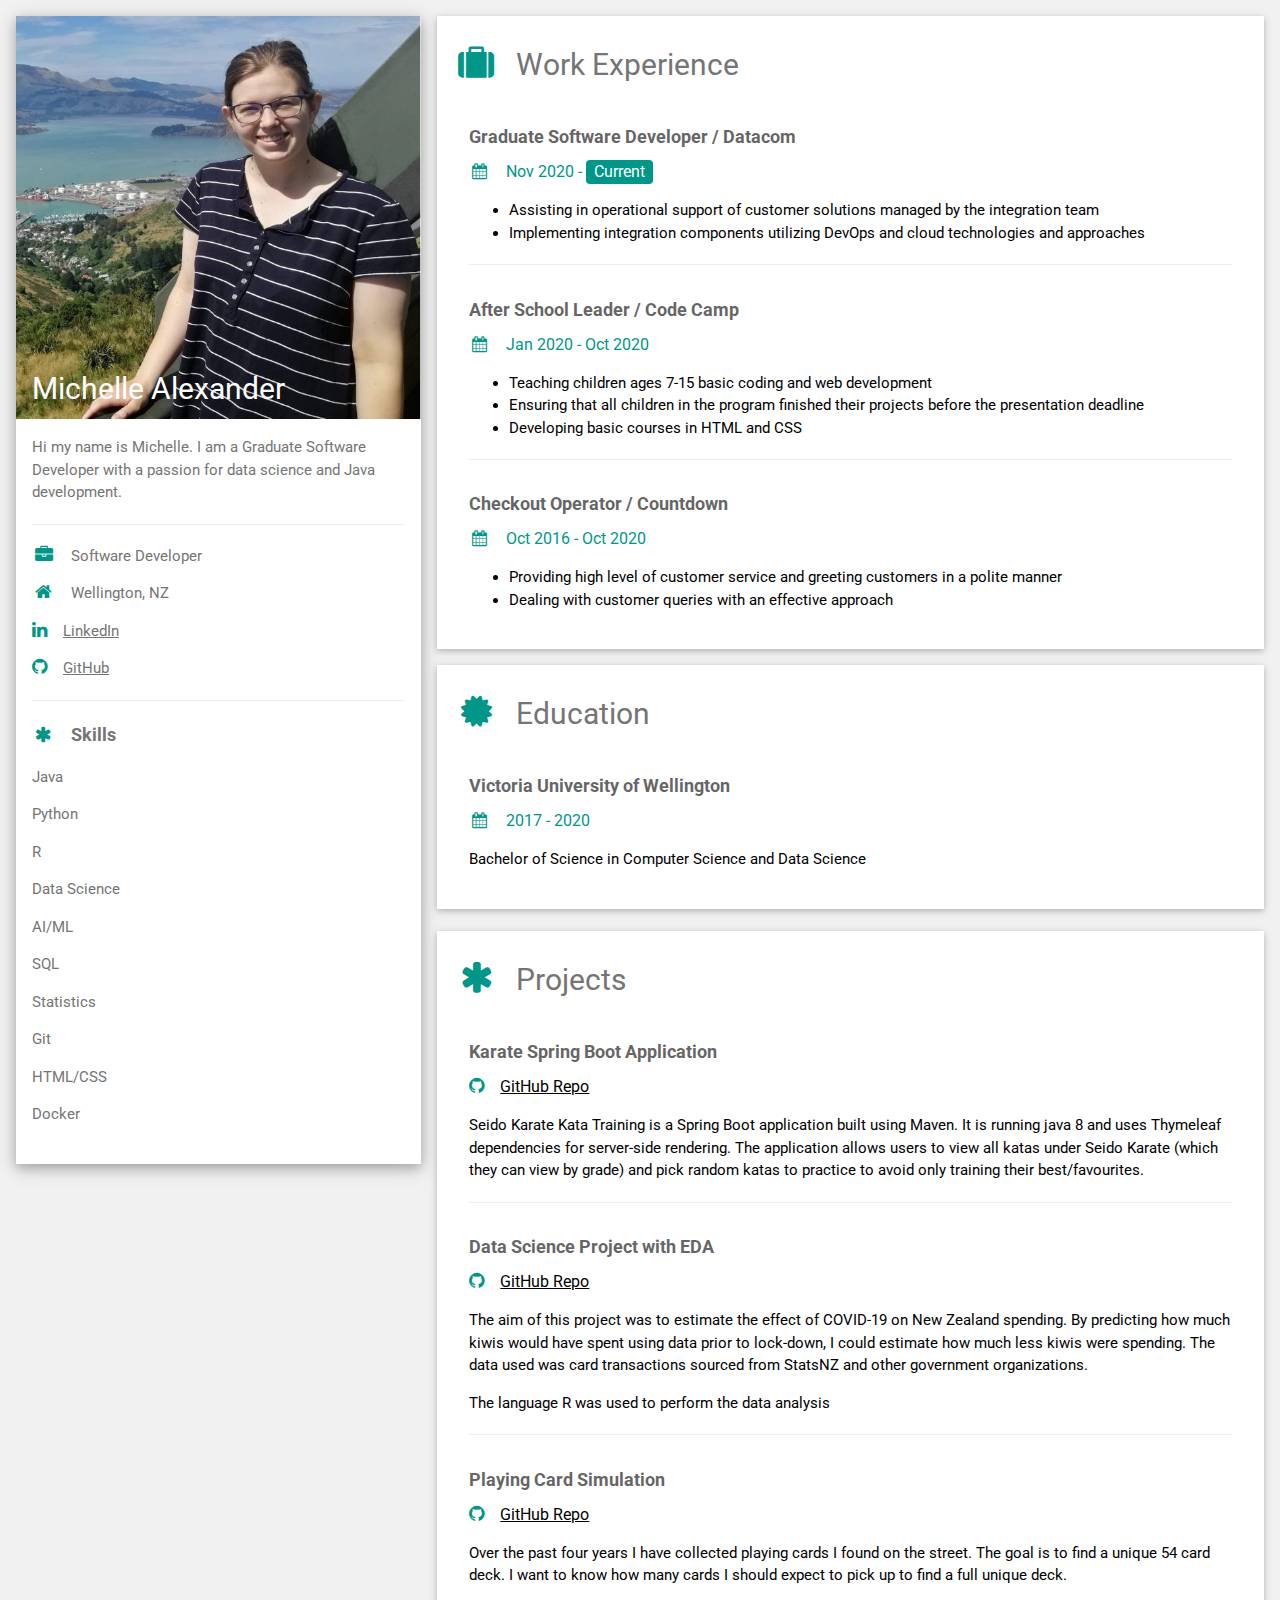
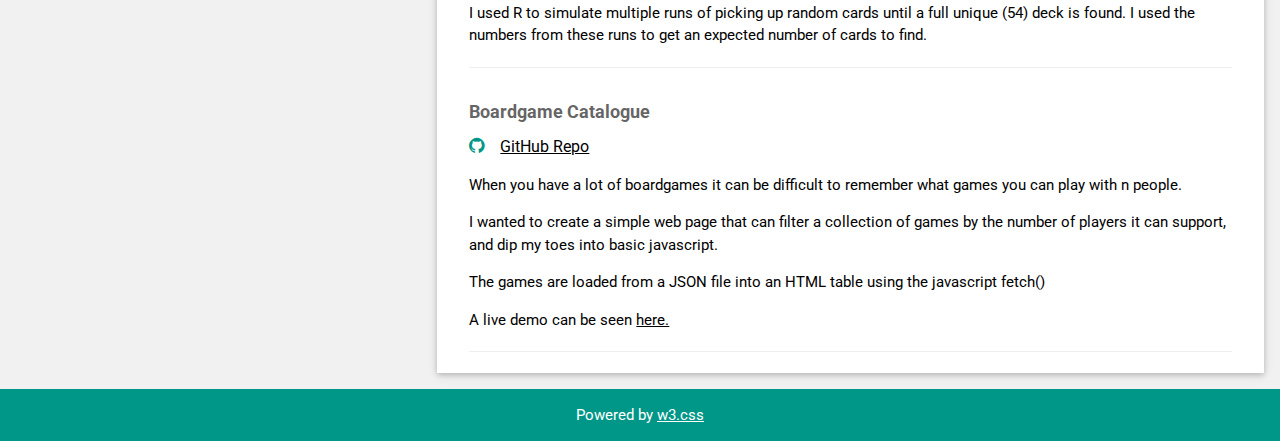
<file: index.html>
<!DOCTYPE html>
<html>
<title>Michelle's Portfolio</title>
<meta charset="UTF-8">
<meta name="viewport" content="width=device-width, initial-scale=1">
<link rel="stylesheet" href="https://www.w3schools.com/w3css/4/w3.css">
<link rel='stylesheet' href='https://fonts.googleapis.com/css?family=Roboto'>
<link rel="stylesheet" href="https://cdnjs.cloudflare.com/ajax/libs/font-awesome/4.7.0/css/font-awesome.min.css">
<style>
html,body,h1,h2,h3,h4,h5,h6 {font-family: "Roboto", sans-serif}

h2 {
	font-family: "Roboto", sans-serif;
	color: white 
}
</style>
<body class="w3-light-grey">

<!-- Page Container -->
<div class="w3-content w3-margin-top" style="max-width:1400px;">

  <!-- The Grid -->
  <div class="w3-row-padding">
  
    <!-- Left Column -->
    <div class="w3-third">
    
      <div class="w3-white w3-text-grey w3-card-4">
        <div class="w3-display-container">
          <img src="images/Michelle_Alexander_image.jpg" style="width:100%" alt="Avatar">
          <div class="w3-display-bottomleft w3-container w3-text-black">
            <h2>Michelle Alexander</h2>
          </div>
        </div>
        <div class="w3-container">
		  <p>Hi my name is Michelle. I am a Graduate Software Developer with a passion for data science and Java development.</p>
		  <hr>
          <p><i class="fa fa-briefcase fa-fw w3-margin-right w3-large w3-text-teal"></i>Software Developer</p>
          <p><i class="fa fa-home fa-fw w3-margin-right w3-large w3-text-teal"></i>Wellington, NZ</p>
          <p><i class="fa fa-linkedin a-fw w3-margin-right w3-large w3-text-teal"></i><a href="https://www.linkedin.com/in/michellea161">LinkedIn</a></p>
		  <p><i class="fa fa-github a-fw w3-margin-right w3-large w3-text-teal"></i><a href="https://github.com/alexanmich">GitHub</a></p>
          <hr>

          <p class="w3-large"><b><i class="fa fa-asterisk fa-fw w3-margin-right w3-text-teal"></i>Skills</b></p>
          <p>Java</p>
          <p>Python</p>
          <p>R</p>
		  <p>Data Science</p>
		  <p>AI/ML</p>
          <p>SQL</p>
		  <p>Statistics</p>
		  <p>Git</p>
		  <p>HTML/CSS</p>
		  <p>Docker</p>
          <br>
        </div>
      </div><br>

    <!-- End Left Column -->
    </div>

    <!-- Right Column -->
    <div class="w3-twothird">
    
      <div class="w3-container w3-card w3-white w3-margin-bottom">
        <h2 class="w3-text-grey w3-padding-16"><i class="fa fa-suitcase fa-fw w3-margin-right w3-xxlarge w3-text-teal"></i>Work Experience</h2>
        <div class="w3-container">
          <h5 class="w3-opacity"><b>Graduate Software Developer / Datacom</b></h5>
          <h6 class="w3-text-teal"><i class="fa fa-calendar fa-fw w3-margin-right"></i>Nov 2020 - <span class="w3-tag w3-teal w3-round">Current</span></h6>
          <p><ul>
			<li>Assisting in operational support of customer solutions managed by the integration team</li>
			<li>Implementing integration components utilizing DevOps and cloud technologies and approaches</li>
		  </ul></p>
          <hr>
        </div>
        <div class="w3-container">
          <h5 class="w3-opacity"><b>After School Leader / Code Camp</b></h5>
          <h6 class="w3-text-teal"><i class="fa fa-calendar fa-fw w3-margin-right"></i>Jan 2020 - Oct 2020</h6>
          <p><ul>
			<li>Teaching children ages 7-15 basic coding and web development</li>
			<li>Ensuring that all children in the program finished their projects before the presentation deadline</li>
			<li>Developing basic courses in HTML and CSS</li>
		  </ul></p>
          <hr>
        </div>
        <div class="w3-container">
          <h5 class="w3-opacity"><b>Checkout Operator / Countdown</b></h5>
          <h6 class="w3-text-teal"><i class="fa fa-calendar fa-fw w3-margin-right"></i>Oct 2016 - Oct 2020</h6>
          <p><ul>
			<li>Providing high level of customer service and greeting customers in a polite manner</li>
			<li>Dealing with customer queries with an effective approach</li>
		  </ul></p><br>
        </div>
      </div>
	   
      <div class="w3-container w3-card w3-white">
        <h2 class="w3-text-grey w3-padding-16"><i class="fa fa-certificate fa-fw w3-margin-right w3-xxlarge w3-text-teal"></i>Education</h2>
        <div class="w3-container">
          <h5 class="w3-opacity"><b>Victoria University of Wellington</b></h5>
          <h6 class="w3-text-teal"><i class="fa fa-calendar fa-fw w3-margin-right"></i>2017 - 2020</h6>
          <p>Bachelor of Science in Computer Science and Data Science</p><br>
        </div>
      </div>
	  <br>
      <div class="w3-container w3-card w3-white">
        <h2 class="w3-text-grey w3-padding-16"><i class="fa fa-asterisk fa-fw w3-margin-right w3-xxlarge w3-text-teal"></i>Projects</h2>
        <div class="w3-container">
          <h5 class="w3-opacity"><b>Karate Spring Boot Application</b></h5>
          <h6><i class="fa fa-github a-fw w3-margin-right w3-large w3-text-teal"></i><a href="https://github.com/alexanmich/Seido-Kata-Spring-Thymeleaf">GitHub Repo</a></h6>
          <p>Seido Karate Kata Training is a Spring Boot application built using Maven. It is running java 8 and uses Thymeleaf dependencies for server-side rendering. 
		  The application allows users to view all katas under Seido Karate (which they can view by grade) and pick random katas to practice to avoid only training their best/favourites.</p>
		  <hr>
        </div>
		<div class="w3-container">
          <h5 class="w3-opacity"><b>Data Science Project with EDA</b></h5>
          <h6><i class="fa fa-github a-fw w3-margin-right w3-large w3-text-teal"></i><a href="https://github.com/alexanmich/DATA301-Project">GitHub Repo</a></h6>
          <p>The aim of this project was to estimate the effect of COVID-19 on New Zealand spending. By predicting how much kiwis would have spent using data prior to 
		  lock-down, I could estimate how much less kiwis were spending. The data used was card transactions sourced from StatsNZ and other government organizations.</p>
		  <p>The language R was used to perform the data analysis</p>
		  <hr>
        </div>
		<div class="w3-container">
          <h5 class="w3-opacity"><b>Playing Card Simulation</b></h5>
          <h6><i class="fa fa-github a-fw w3-margin-right w3-large w3-text-teal"></i><a href="https://github.com/alexanmich/Playing-Card-Simulation">GitHub Repo</a></h6>
          <p>Over the past four years I have collected playing cards I found on the street. The goal is to find a unique 54 card deck. I want to know how many cards 
		  I should expect to pick up to find a full unique deck.</p>
		  <p>I used R to simulate multiple runs of picking up random cards until a full unique (54) deck is found. I used the numbers from these runs to get an 
		  expected number of cards to find.</p>
		  <hr>
        </div>
		<div class="w3-container">
          <h5 class="w3-opacity"><b>Boardgame Catalogue</b></h5>
          <h6><i class="fa fa-github a-fw w3-margin-right w3-large w3-text-teal"></i><a href="https://github.com/alexanmich/BoardgameCatalogue">GitHub Repo</a></h6>
          <p>When you have a lot of boardgames it can be difficult to remember what games you can play with n people.</p>
		  <p>I wanted to create a simple web page that can filter a collection of games by the number of players it can support, and dip my toes into basic javascript.</p>
		  <p>The games are loaded from a JSON file into an HTML table using the javascript fetch()</p>
		  <p> A live demo can be seen <a href="https://alexanmich.github.io/BoardgameCatalogue">here.</a></p>
		  <hr>
        </div>
      </div>

    <!-- End Right Column -->
    </div>
    
  <!-- End Grid -->
  </div>
  
  <!-- End Page Container -->
</div>

<footer class="w3-container w3-teal w3-center w3-margin-top">
  <p>Powered by <a href="https://www.w3schools.com/w3css/default.asp" target="_blank">w3.css</a></p>
</footer>

</body>
</html>
</file>
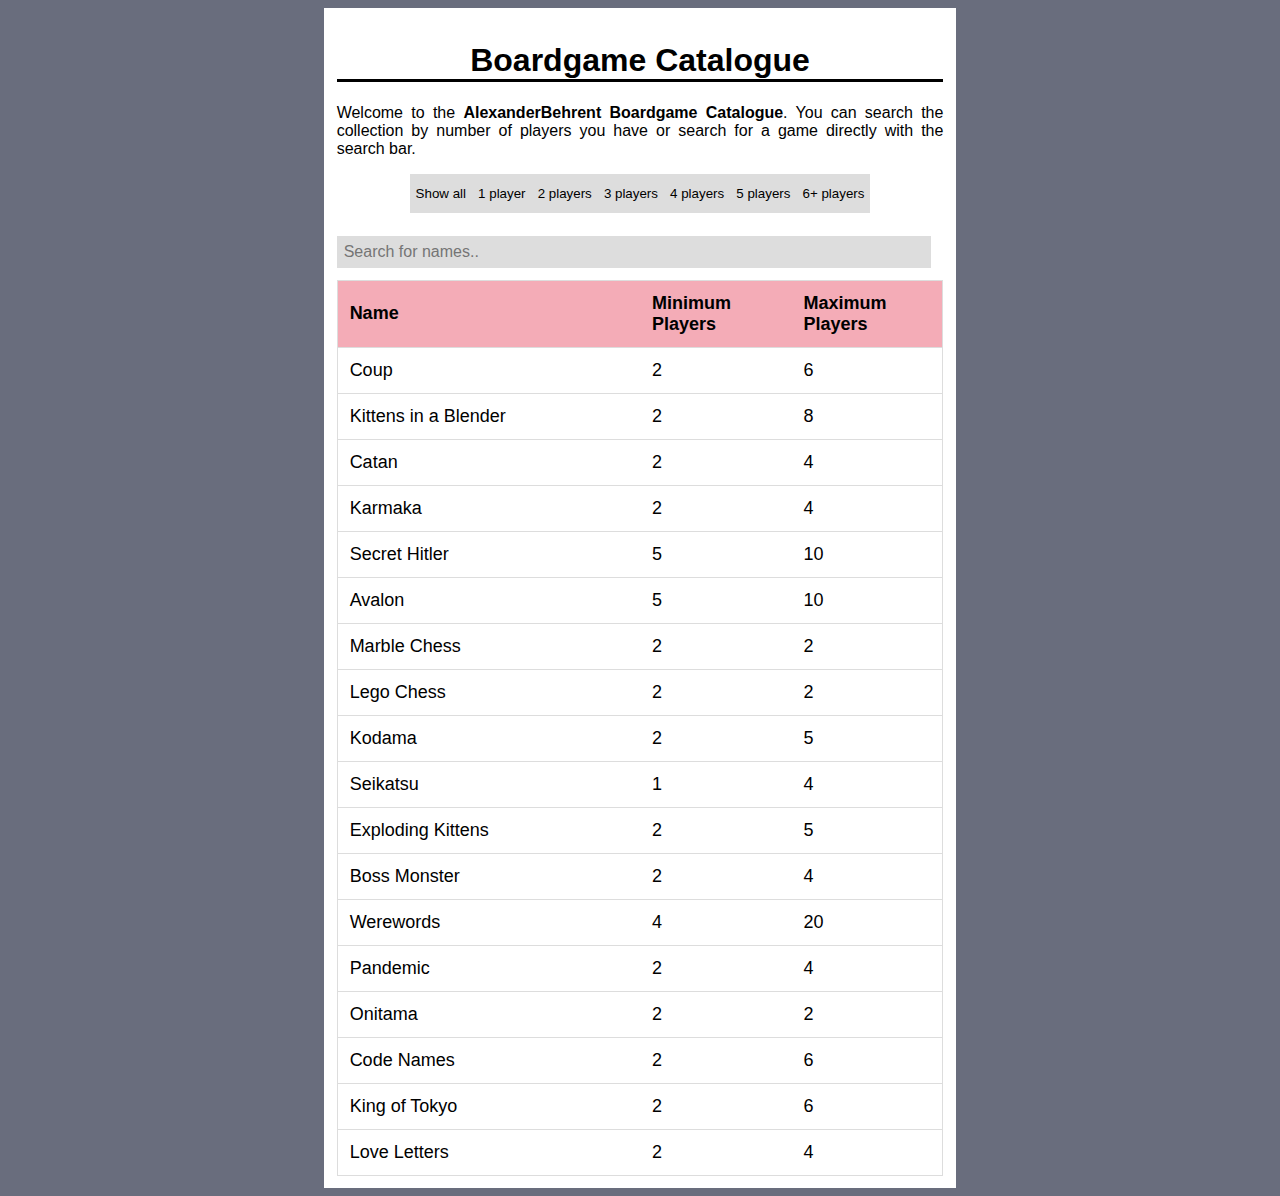
<file: BoardgameCatalogue/index.html>
<!DOCTYPE html>
<html>

<head>
	<meta name="viewport" content="width=divice-width, initial-scale=1.0">
	<title>BoardGameFilter</title>
 	<link href="style.css" rel="stylesheet" type="text/css">
  	<script type="text/javascript" src="script.js"></script>
</head>

<body>
	<div class="container">
		<h1>Boardgame Catalogue</h1>
		<p>Welcome to the <b>AlexanderBehrent Boardgame Catalogue</b>. You can search the collection by number of players you have or search for a game directly with the search bar.</p>
      <div class="myBtnContainer">
        <button class="btn active" onclick="playerFilter('all')"> Show all</button>
        <button class="btn" onclick="playerFilter(1)"> 1 player</button>
        <button class="btn" onclick="playerFilter(2)"> 2 players</button>
        <button class="btn" onclick="playerFilter(3)"> 3 players</button>
        <button class="btn" onclick="playerFilter(4)"> 4 players</button>
        <button class="btn" onclick="playerFilter(5)"> 5 players</button>
        <button class="btn" onclick="playerFilter(6)"> 6+ players</button>
      </div>
      <br>
      <input type="text" id="myInput" onkeyup="nameFilter()" placeholder="Search for names..">
      <table id="myTable">
        <tr class="header">
          <th style="width:50%;">Name</th>
          <th style="width:25%;">Minimum Players</th>
          <th style="width:25%;">Maximum Players</th>
        </tr>
      </table>
      <!--Read in games now that the table is built-->
      <script>
        readData();
        playerFilter('all');
      </script>
    </div>
  </body>
</html>
</file>
<file: BoardgameCatalogue/style.css>
/* Full-width input fields */
input[type=text], input[type=number] {
  width: 100%;
  padding: 15px;
  margin: 5px 0 22px 0;
  display: inline-block;
  border: none;
  background-color: #ddd;
}

body {
  font-family: Arial, Helvetica, sans-serif;
  background-color: #696d7d;
}

* {
  box-sizing: border-box;
}

h1 {
  text-align: center;
  border-bottom-style: solid;
  border-block-end-width: 100%
}

p {
  text-align: justify;
}

.container {
  background-color: #fff;
  margin: auto;
  width: 50%;
  padding: 1%;
  
}

.myBtnContainer {
  display: flex;
  justify-content: center;
  flex-wrap: wrap;
}

.btn.active {
  border: none;
  outline: none;
  padding: 12px 1%;
  background-color: #ddd;
}

.btn {
  border: none;
  outline: none;
  padding: 12px 1%;
  background-color: #ddd;
}

.btn:hover {
  background-color: #f4acb7;
}

#myInput {
  width: 98%; /* Full-width */
  font-size: 16px; /* Increase font-size */
  padding: 1%; /* Add some padding */
  border: 1px solid #ddd; /* Add a grey border */
  margin-bottom: 12px; /* Add some space below the input */
}

#myTable {
  border-collapse: collapse; /* Collapse borders */
  width: 100%; /* Full-width */
  border: 1px solid #ddd; /* Add a grey border */
  font-size: 18px; /* Increase font-size */
}

#myTable th, #myTable td {
  text-align: left; /* Left-align text */
  padding: 12px; /* Add padding */
}

#myTable tr {
  /* Add a bottom border to all table rows */
  border-bottom: 1px solid #ddd;
}

#myTable tr.header {
  /* Add a purple background color to the table header */
  background-color: #f4acb7;
}

#myTable tr:hover {
  /* Add a grey background color on hover */
  background-color: #f4acb7;
}

/* Responsive layout - makes the buttons stack into a column, instead of a row and increase the container to full screen */
@media (max-width: 800px) {
  .btn.active, .btn{
    flex: 100%;
  }
  .container{
    width: 98%;
  }
}
</file>
